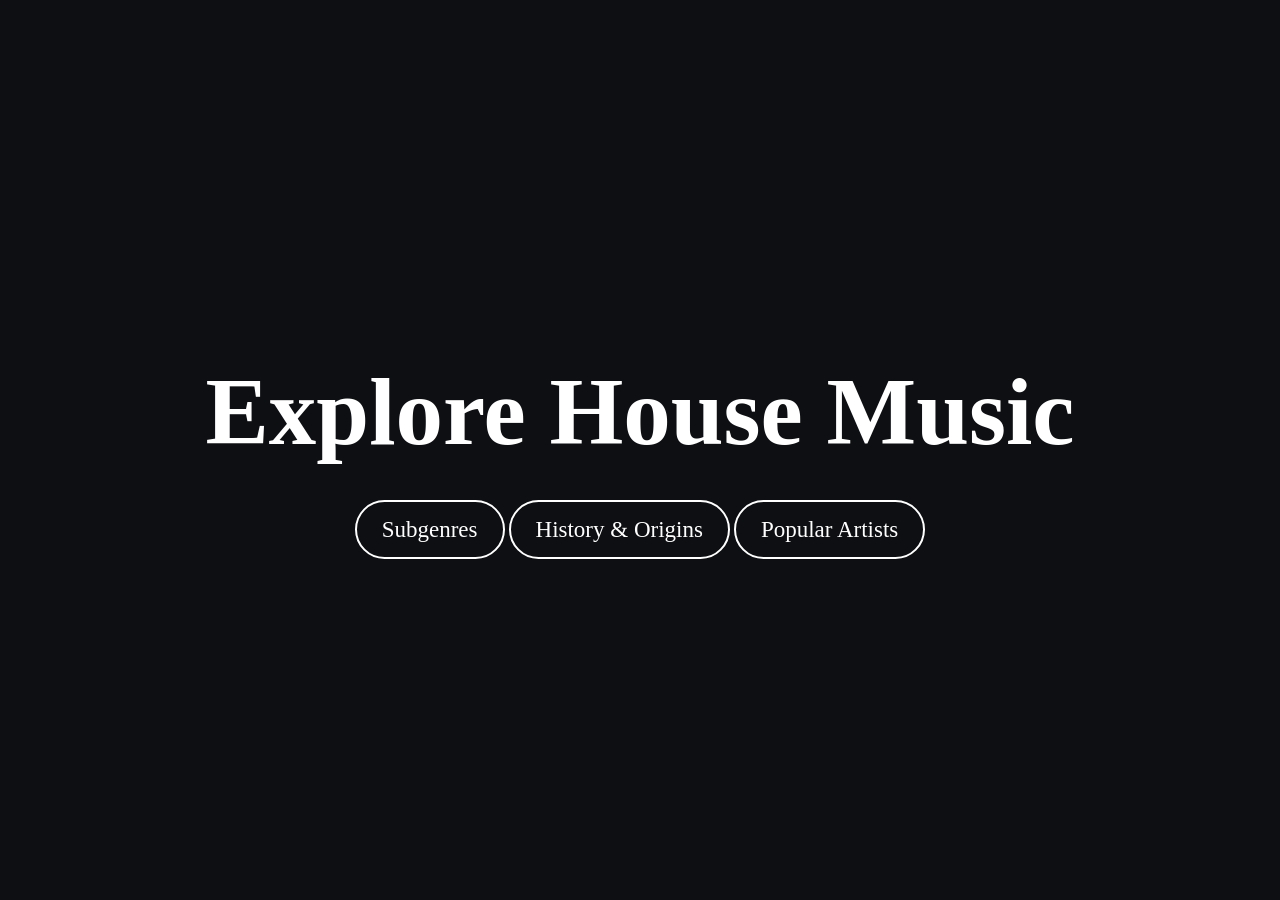
<file: index.html>
<!DOCTYPE html>
<head>
    <title>House Music</title>
    <link rel="stylesheet" href="style.css">
</head>
<body>
    <div class="container"> 
        <video autoplay loop muted playsinline class="background-clip">
            <source src="https://videos.pexels.com/video-files/2022396/2022396-hd_1920_1080_30fps.mp4" type="video/mp4"></source>
        </video>
        <div class="content">
            <h1>Explore House Music</h1>
            <a href="subgenres.html">Subgenres</a>
            <a href="history.html">History & Origins</a>
            <a href="artists.html">Popular Artists</a>
        </div>
    </div>
</body>
</file>
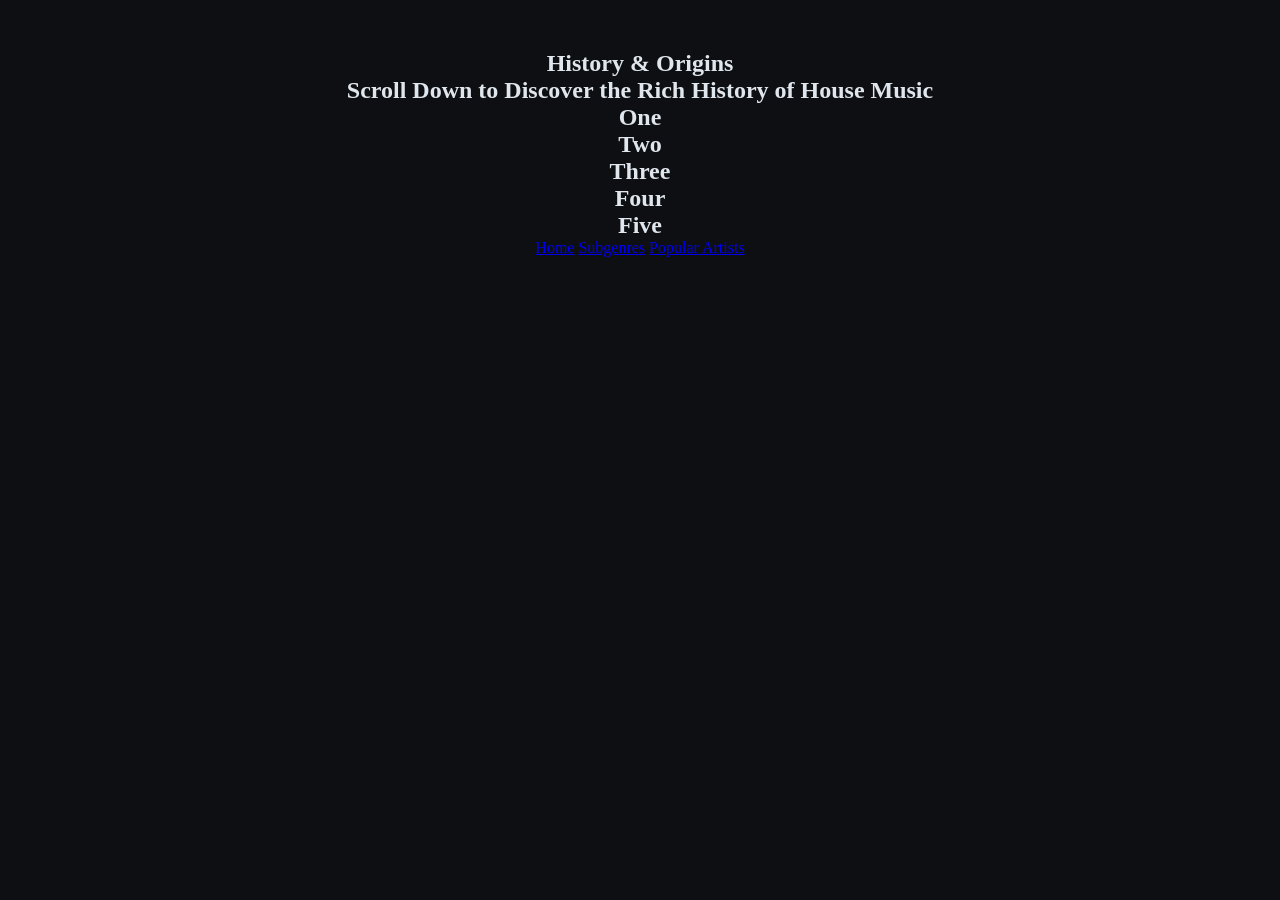
<file: history.html>
<!DOCTYPE html>
<head>
    <meta charset="UTF-8">
    <title>History & Origins</title>
    <link rel="stylesheet" href="style.css">
</head>
<body>
    <main>
        <div class="container2">
            <section class="intro">
                <div class="page-header">
                    <h1>History & Origins</h1>
                    <h2>Scroll Down to Discover the Rich History of House Music</h2>
                </div>
            </section>

            <section class="one">
                <h1>One</h1>
            </section>
            
            <section class="two">
                <h1>Two</h1>
            </section>
            
            <section class="three">
                <h1>Three</h1>
            </section>
            
            <section class="four">
                <h1>Four</h1>
            </section>
            
            <section class="five">
                <h1>Five</h1>
            </section>
        </div>
    </main>
    <footer>
        <a href="index.html">Home</a>
        <a href="subgenres.html">Subgenres</a>
        <a href="artists.html">Popular Artists</a>
    </footer>
</body>
</html>
</file>
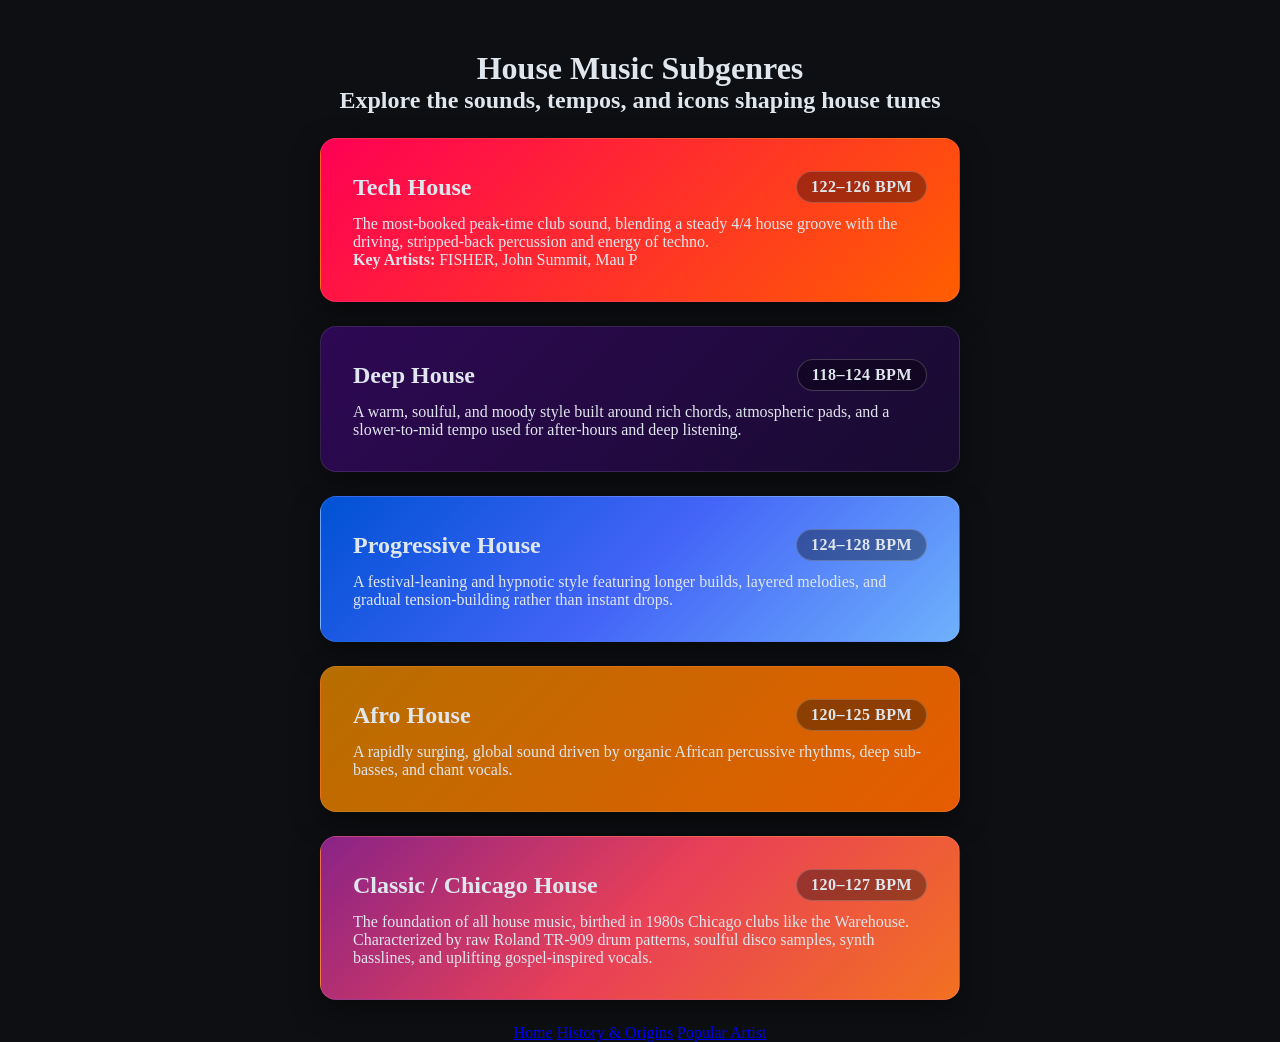
<file: subgenres.html>
<html>
    <head>
        <title>Subgenres</title>
        <link rel="stylesheet" href="style.css">
    </head>
    <body>
        <header><div class="page-header">
            <h1>House Music Subgenres</h1>
            <h2>Explore the sounds, tempos, and icons shaping house tunes</h2>
        </div>
        </header>
        <main>
        <section>
            <div class="genre-card tech-house">
                <div class="card-header">
                    <h1>Tech House</h1>
                    <span class="bpm-badge">122–126 BPM</span>
                </div>
                <p>The most-booked peak-time club sound, blending a steady 4/4 house groove with the driving, stripped-back percussion and energy of techno.</p>
                <div class="key-artists">
                    <p><strong>Key Artists:</strong> FISHER, John Summit, Mau P</p>
                </div>
            </div>
        </section>
        
                <section>
            <div class="genre-card deep-house">
                <div class="card-header">
                    <h1>Deep House</h1>
                    <span class="bpm-badge">118–124 BPM</span>
                </div>
                <p>A warm, soulful, and moody style built around rich chords, atmospheric pads, and a slower-to-mid tempo used for after-hours and deep listening.</p>
            </div>
        </section>
        
                <section>
            <div class="genre-card progressive-house">
                <div class="card-header">
                    <h1>Progressive House</h1>
                    <span class="bpm-badge">124–128 BPM</span>
                </div>
                <p>A festival-leaning and hypnotic style featuring longer builds, layered melodies, and gradual tension-building rather than instant drops.</p>
            </div>
        </section>
        
                <section>
            <div class="genre-card afro-house">
                <div class="card-header">
                    <h1>Afro House</h1>
                    <span class="bpm-badge">120–125 BPM</span>
                </div>
                <p>A rapidly surging, global sound driven by organic African percussive rhythms, deep sub-basses, and chant vocals.</p>
            </div>
        </section>
        
                <section>
            <div class="genre-card chicago-house">
                <div class="card-header">
                    <h1>Classic / Chicago House</h1>
                    <span class="bpm-badge">120–127 BPM</span>
                </div>
                <p>The foundation of all house music, birthed in 1980s Chicago clubs like the Warehouse. Characterized by raw Roland TR-909 drum patterns, soulful disco samples, synth basslines, and uplifting gospel-inspired vocals.</p>
            </div>
        </section>

        </main>
        <footer>
            <a href="index.html">Home</a>
            <a href="history.html">History & Origins</a>
            <a href="artists.html">Popular Artist</a>
        </footer>
    </body>
</html>
</file>
<file: style.css>
* {
    padding: 0;
    margin: 0;
    box-sizing: border-box;
    font-family: "Poppins";
}

.container {
    position: relative; /* Needed so absolute elements lock inside it */
    width: 100%;
    height: 100vh; 
    overflow: hidden;   /* Hides any overflow from the full-screen video */
    display: flex;
    align-items: center;
    justify-content: center;
    scroll-snap-type: y mandatory;
    overflow-y:scroll;
}

.content { 
    position: relative;
    z-index: 2; /* Sits cleanly on top of the video */
    text-align: center;
}

.content h1 {
    font-size: 95px;
    color: #fff;
    margin-bottom: 50px;
}

.content a {
    font-size: 23px;
    color: #fff; 
    text-decoration: none;
    border: 2px solid #fff;
    padding: 15px 25px;
    border-radius: 50px;
    transition: 0.3s ease; /* Adds a smooth transition for the hover effect */
}

.content a:hover {
    background-color: #fff;
    color: #000;
}

/* Fixed spelling to match "background-clip" from your HTML */
.background-clip {
    position: absolute;
    top: 50%;
    left: 50%;
    min-width: 100%;
    min-height: 100%;
    width: auto;
    height: auto;
    transform: translate(-50%, -50%);
    object-fit: cover;
    z-index: 1; /* Keeps it right behind the content */
}
.genre-card {
    border-radius: 16px;
    padding: 32px;
    box-shadow: 0 10px 30px rgba(0, 0, 0, 0.4);
    border: 1px solid rgba(255, 255, 255, 0.1);
    width: 50%;
    margin: 24px auto; /
    height: auto;
}
body{
    text-align:center;
    background-color: #0D0F12;
    color: #E0E6ED;
}
.page-header{
    margin-top: 50px;
}
.card-header {
    display: flex;
    justify-content: space-between;
    align-items: center;
    margin-bottom: 12px;
}
h1{
    font-family: "Poppins";
}
.bpm-badge{
    background-color: rgba(0, 0, 0, 0.35);
    backdrop-filter: blur(8px);
    padding: 6px 14px;
    border-radius: 20px;
    font-weight: 600;
    letter-spacing: 0.5px;
    border: 1px solid rgba(255, 255, 255, 0.2);
}
p{
    text-align:left;
}

.tech-house {
    background: linear-gradient(135deg, #ff0055 0%, #ff5e00 100%);
}
.deep-house {
    background: linear-gradient(135deg, #2e0854 0%, #180b30 100%);
}
.progressive-house {
    background: linear-gradient(135deg, #0052d4 0%, #4364f7 50%, #6fb1fc 100%);
}
.afro-house {
    background: linear-gradient(135deg, #b76e00 0%, #e65c00 100%);
}
.chicago-house {
    background: linear-gradient(135deg, #8a2387 0%, #e94057 50%, #f27121 100%);

.key-artists {
    color: rgba(255, 255, 255, 0.85);
    background-color: rgba(0, 0, 0, 0.35);
    filter: blur(8px)
    padding: 10px 14px;
    border-radius: 8px;
    display: inline-block;
    height:auto;
    width: 20%;
    
}
.genre-card:hover {
    animation: serve 3s forwards;
}
@keyframes serve {
    from {
        height: 200px;
        width: 200px;
    }
    to {
        height: 400px;
        width: 400px;
    }
}
.history-card {
    border-radius: 16px;
    padding: 32px;
    box-shadow: 0 10px 30px rgba(0, 0, 0, 0.4);
    border: 1px solid rgba(255, 255, 255, 0.1);
    width: 50%;
    margin: 24px auto; /
    height: auto;
}
.left{
    text-align:left;
}
.right{
    text-align:right;
}

/* history page css*/ 

.container2 {
    height: 100vh;
    scroll-snap-type: y mandatory;
    overflow-y: scroll;
}

.container2 section {
    height: 100vh;
    display: flex;
    flex-direction: column;
    justify-content: center;
    align-items: center;
    scroll-snap-align: start;
    padding: 0 20px;
}

.one {
    background-color: #C73363;
}
.two {
    background-color: #D96B08;
}
.three {
    background-color: #2D6DF6;
}
.four {
    background-color: #331249;
}
.five {
    background-color: #EA3E33;
}
img {
    height:auto;
    width:auto;
}
.art-card{
    border-radius: 16px;
    padding: 32px;
    box-shadow: 0 10px 30px rgba(0, 0, 0, 0.4);
    border: 1px solid rgba(255, 255, 255, 0.1);
    width: 50%;
    margin: 24px auto; /
    height: auto;
    background-color: #FFF5EE;
    color:black;
}
img{
    height:200px;
    width:300px;
}
</file>
